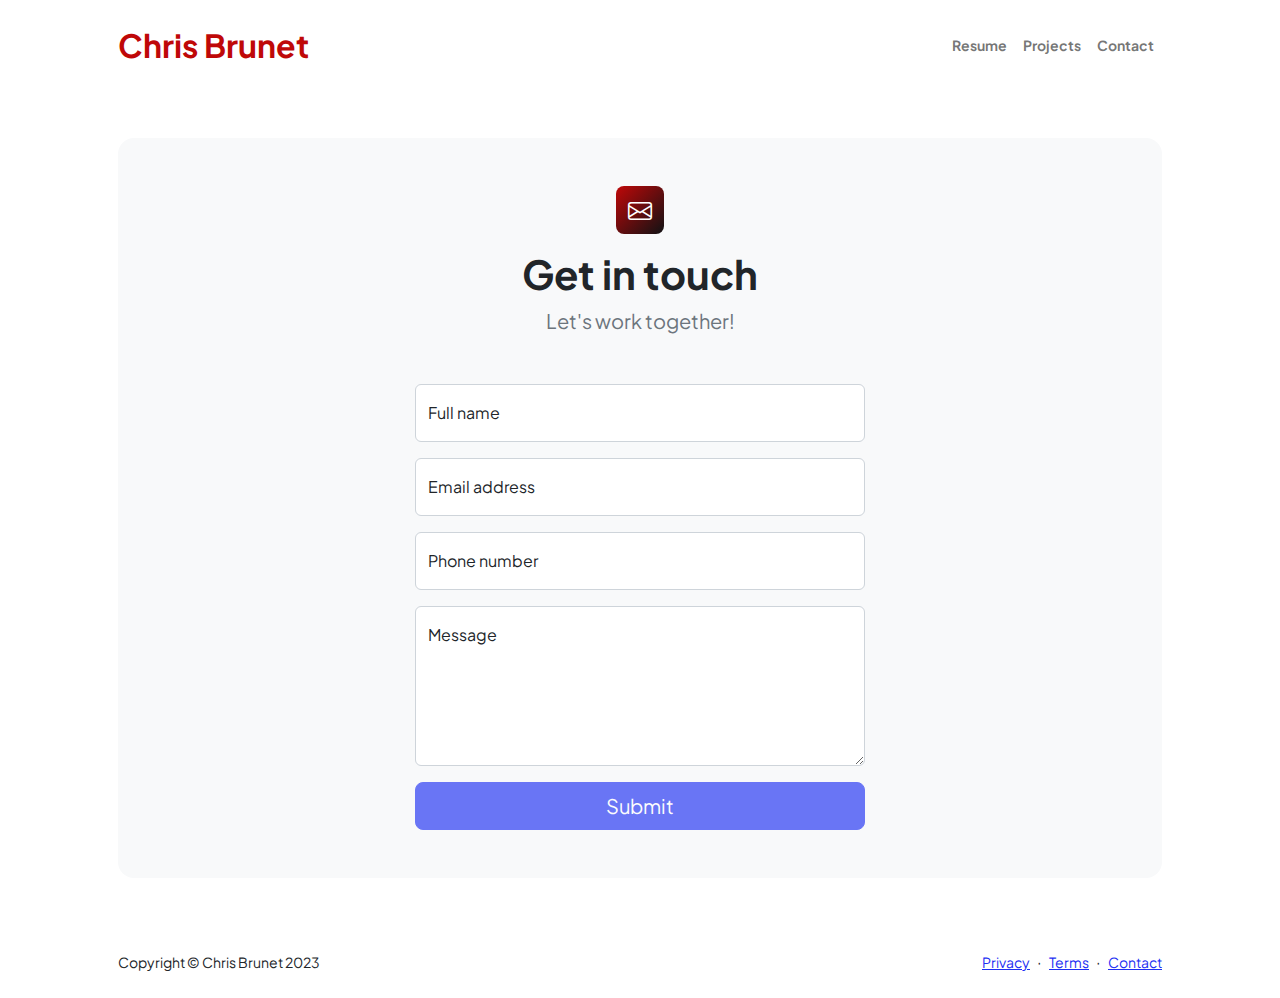
<file: contact.html>
<!DOCTYPE html>
<html lang="en">
    <head>
        <meta charset="utf-8" />
        <meta name="viewport" content="width=device-width, initial-scale=1, shrink-to-fit=no" />
        <meta name="description" content />
        <meta name="author" content />
        <title>Contact Chris Brunet</title>
        <!-- Favicon-->
        <link rel="icon" type="image/x-icon" href="assets/favicon.ico" />
        <!-- Custom Google font-->
        <link rel="preconnect" href="https://fonts.googleapis.com" />
        <link rel="preconnect" href="https://fonts.gstatic.com" crossorigin />
        <link href="https://fonts.googleapis.com/css2?family=Plus+Jakarta+Sans:wght@100;200;300;400;500;600;700;800;900&amp;display=swap" rel="stylesheet" />
        <!-- Bootstrap icons-->
        <link href="https://cdn.jsdelivr.net/npm/bootstrap-icons@1.8.1/font/bootstrap-icons.css" rel="stylesheet" />
        <!-- Core theme CSS (includes Bootstrap)-->
        <link href="css/styles.css" rel="stylesheet" />
    </head>
    <body class="d-flex flex-column">
        <main class="flex-shrink-0">
            <!-- Navigation-->
            <nav class="navbar navbar-expand-lg navbar-light bg-white py-3">
                <div class="container px-5">
                    <a class="navbar-brand" href="index.html"><span class="fw-bolder text-primary">Chris Brunet</span></a>
                    <button class="navbar-toggler" type="button" data-bs-toggle="collapse" data-bs-target="#navbarSupportedContent" aria-controls="navbarSupportedContent" aria-expanded="false" aria-label="Toggle navigation"><span class="navbar-toggler-icon"></span></button>
                    <div class="collapse navbar-collapse" id="navbarSupportedContent">
                        <ul class="navbar-nav ms-auto mb-2 mb-lg-0 small fw-bolder">
                            <li class="nav-item"><a class="nav-link" href="resume.html">Resume</a></li>
                            <li class="nav-item"><a class="nav-link" href="projects.html">Projects</a></li>
                            <li class="nav-item"><a class="nav-link" href="contact.html">Contact</a></li>
                        </ul>
                    </div>
                </div>
            </nav>
            <!-- Page content-->
            <section class="py-5">
                <div class="container px-5">
                    <!-- Contact form-->
                    <div class="bg-light rounded-4 py-5 px-4 px-md-5">
                        <div class="text-center mb-5">
                            <div class="feature bg-primary bg-gradient-primary-to-secondary text-white rounded-3 mb-3"><i class="bi bi-envelope"></i></div>
                            <h1 class="fw-bolder">Get in touch</h1>
                            <p class="lead fw-normal text-muted mb-0">Let's work together!</p>
                        </div>
                        <div class="row gx-5 justify-content-center">
                            <div class="col-lg-8 col-xl-6">
                                <!-- * * * * * * * * * * * * * * *-->
                                <!-- * * SB Forms Contact Form * *-->
                                <!-- * * * * * * * * * * * * * * *-->
                                <!-- This form is pre-integrated with SB Forms.-->
                                <!-- To make this form functional, sign up at-->
                                <!-- https://startbootstrap.com/solution/contact-forms-->
                                <!-- to get an API token!-->
                                <form id="contactForm" data-sb-form-api-token="API_TOKEN">
                                    <!-- Name input-->
                                    <div class="form-floating mb-3">
                                        <input class="form-control" id="name" type="text" placeholder="Enter your name..." data-sb-validations="required" />
                                        <label for="name">Full name</label>
                                        <div class="invalid-feedback" data-sb-feedback="name:required">A name is required.</div>
                                    </div>
                                    <!-- Email address input-->
                                    <div class="form-floating mb-3">
                                        <input class="form-control" id="email" type="email" placeholder="name@example.com" data-sb-validations="required,email" />
                                        <label for="email">Email address</label>
                                        <div class="invalid-feedback" data-sb-feedback="email:required">An email is required.</div>
                                        <div class="invalid-feedback" data-sb-feedback="email:email">Email is not valid.</div>
                                    </div>
                                    <!-- Phone number input-->
                                    <div class="form-floating mb-3">
                                        <input class="form-control" id="phone" type="tel" placeholder="(123) 456-7890" data-sb-validations="required" />
                                        <label for="phone">Phone number</label>
                                        <div class="invalid-feedback" data-sb-feedback="phone:required">A phone number is required.</div>
                                    </div>
                                    <!-- Message input-->
                                    <div class="form-floating mb-3">
                                        <textarea class="form-control" id="message" type="text" placeholder="Enter your message here..." style="height: 10rem" data-sb-validations="required"></textarea>
                                        <label for="message">Message</label>
                                        <div class="invalid-feedback" data-sb-feedback="message:required">A message is required.</div>
                                    </div>
                                    <!-- Submit success message-->
                                    <!---->
                                    <!-- This is what your users will see when the form-->
                                    <!-- has successfully submitted-->
                                    <div class="d-none" id="submitSuccessMessage">
                                        <div class="text-center mb-3">
                                            <div class="fw-bolder">Form submission successful!</div>
                                            To activate this form, sign up at
                                            <br />
                                            <a href="https://startbootstrap.com/solution/contact-forms">https://startbootstrap.com/solution/contact-forms</a>
                                        </div>
                                    </div>
                                    <!-- Submit error message-->
                                    <!---->
                                    <!-- This is what your users will see when there is-->
                                    <!-- an error submitting the form-->
                                    <div class="d-none" id="submitErrorMessage"><div class="text-center text-danger mb-3">Error sending message!</div></div>
                                    <!-- Submit Button-->
                                    <div class="d-grid"><button class="btn btn-primary btn-lg disabled" id="submitButton" type="submit">Submit</button></div>
                                </form>
                            </div>
                        </div>
                    </div>
                </div>
            </section>
        </main>
        <!-- Footer-->
        <footer class="bg-white py-4 mt-auto">
            <div class="container px-5">
                <div class="row align-items-center justify-content-between flex-column flex-sm-row">
                    <div class="col-auto"><div class="small m-0">Copyright &copy; Chris Brunet 2023</div></div>
                    <div class="col-auto">
                        <a class="small" href="#!">Privacy</a>
                        <span class="mx-1">&middot;</span>
                        <a class="small" href="#!">Terms</a>
                        <span class="mx-1">&middot;</span>
                        <a class="small" href="#!">Contact</a>
                    </div>
                </div>
            </div>
        </footer>
        <!-- Bootstrap core JS-->
        <script src="https://cdn.jsdelivr.net/npm/bootstrap@5.2.3/dist/js/bootstrap.bundle.min.js"></script>
        <!-- Core theme JS-->
        <script src="js/scripts.js"></script>
        <!-- * * * * * * * * * * * * * * * * * * * * * * * * * * * * * * * * * * * * * * * *-->
        <!-- * *                               SB Forms JS                               * *-->
        <!-- * * Activate your form at https://startbootstrap.com/solution/contact-forms * *-->
        <!-- * * * * * * * * * * * * * * * * * * * * * * * * * * * * * * * * * * * * * * * *-->
        <script src="https://cdn.startbootstrap.com/sb-forms-latest.js"></script>
    </body>
</html>
</file>
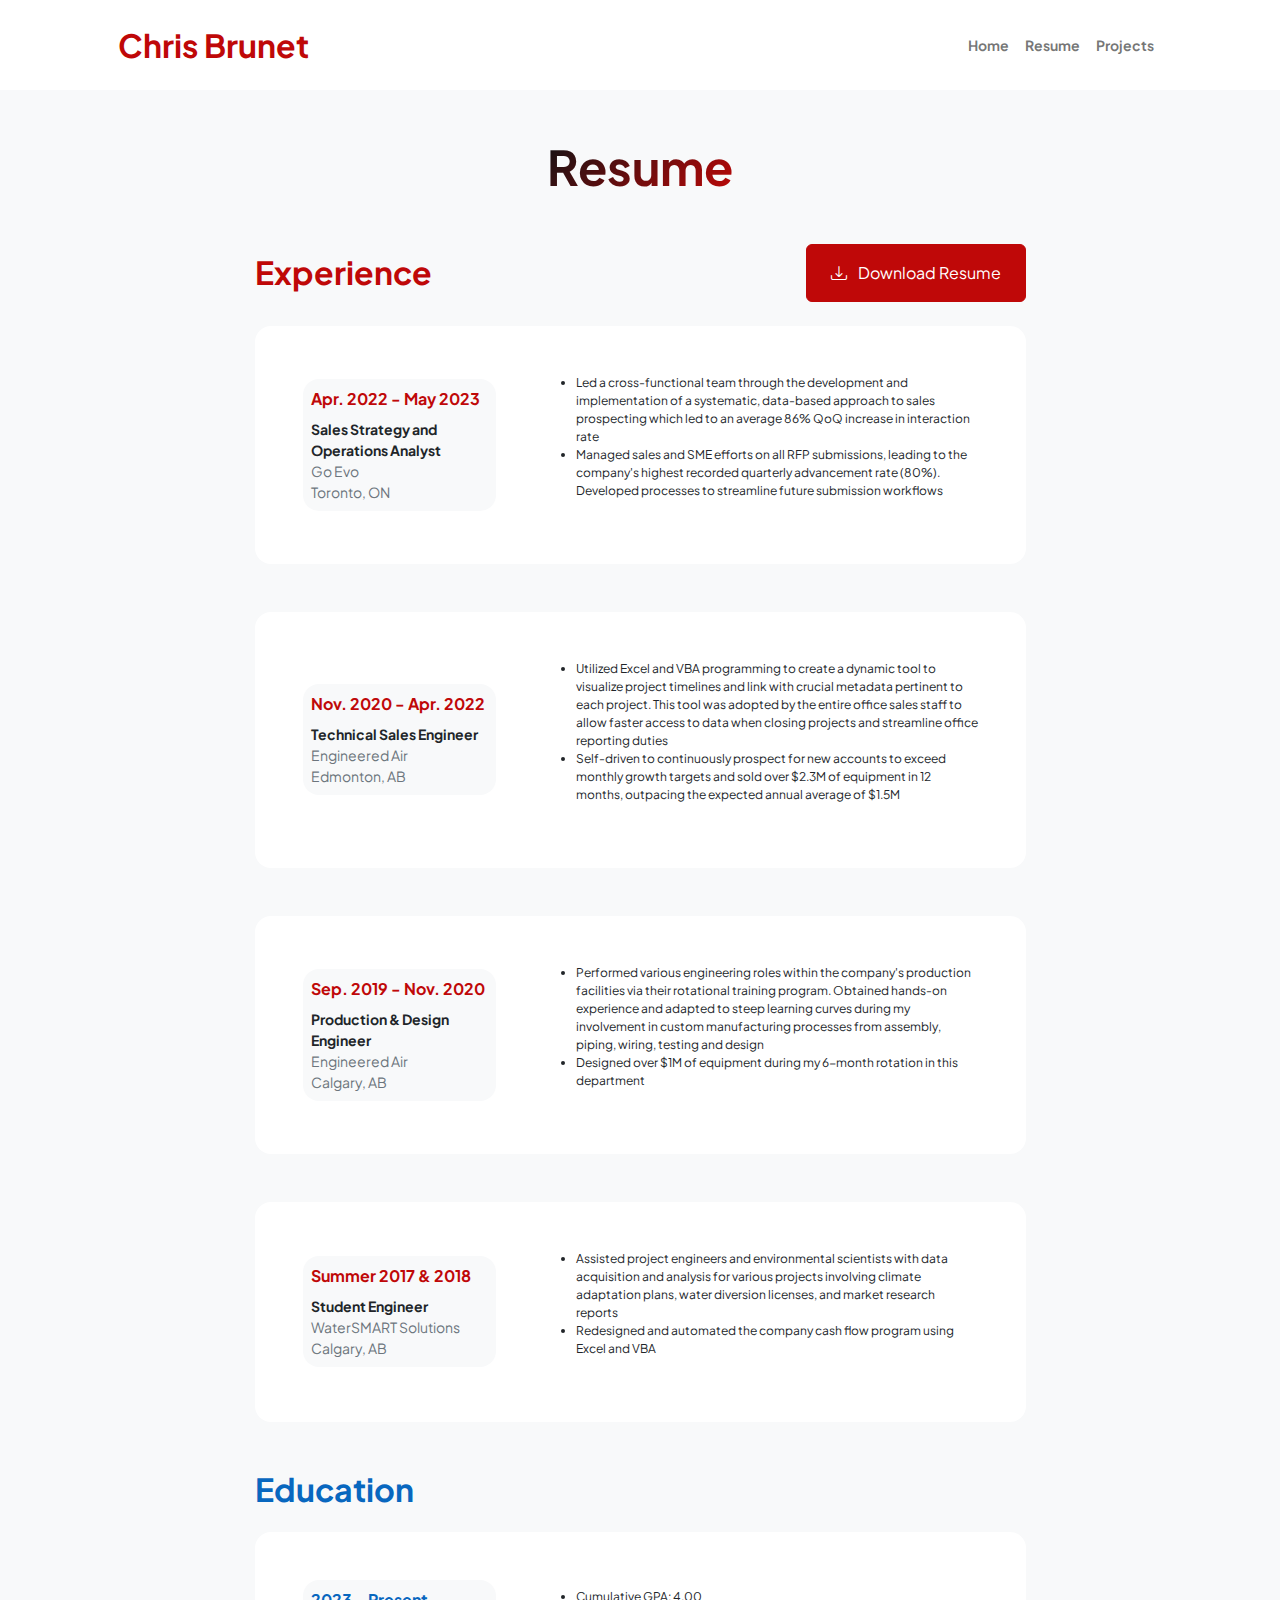
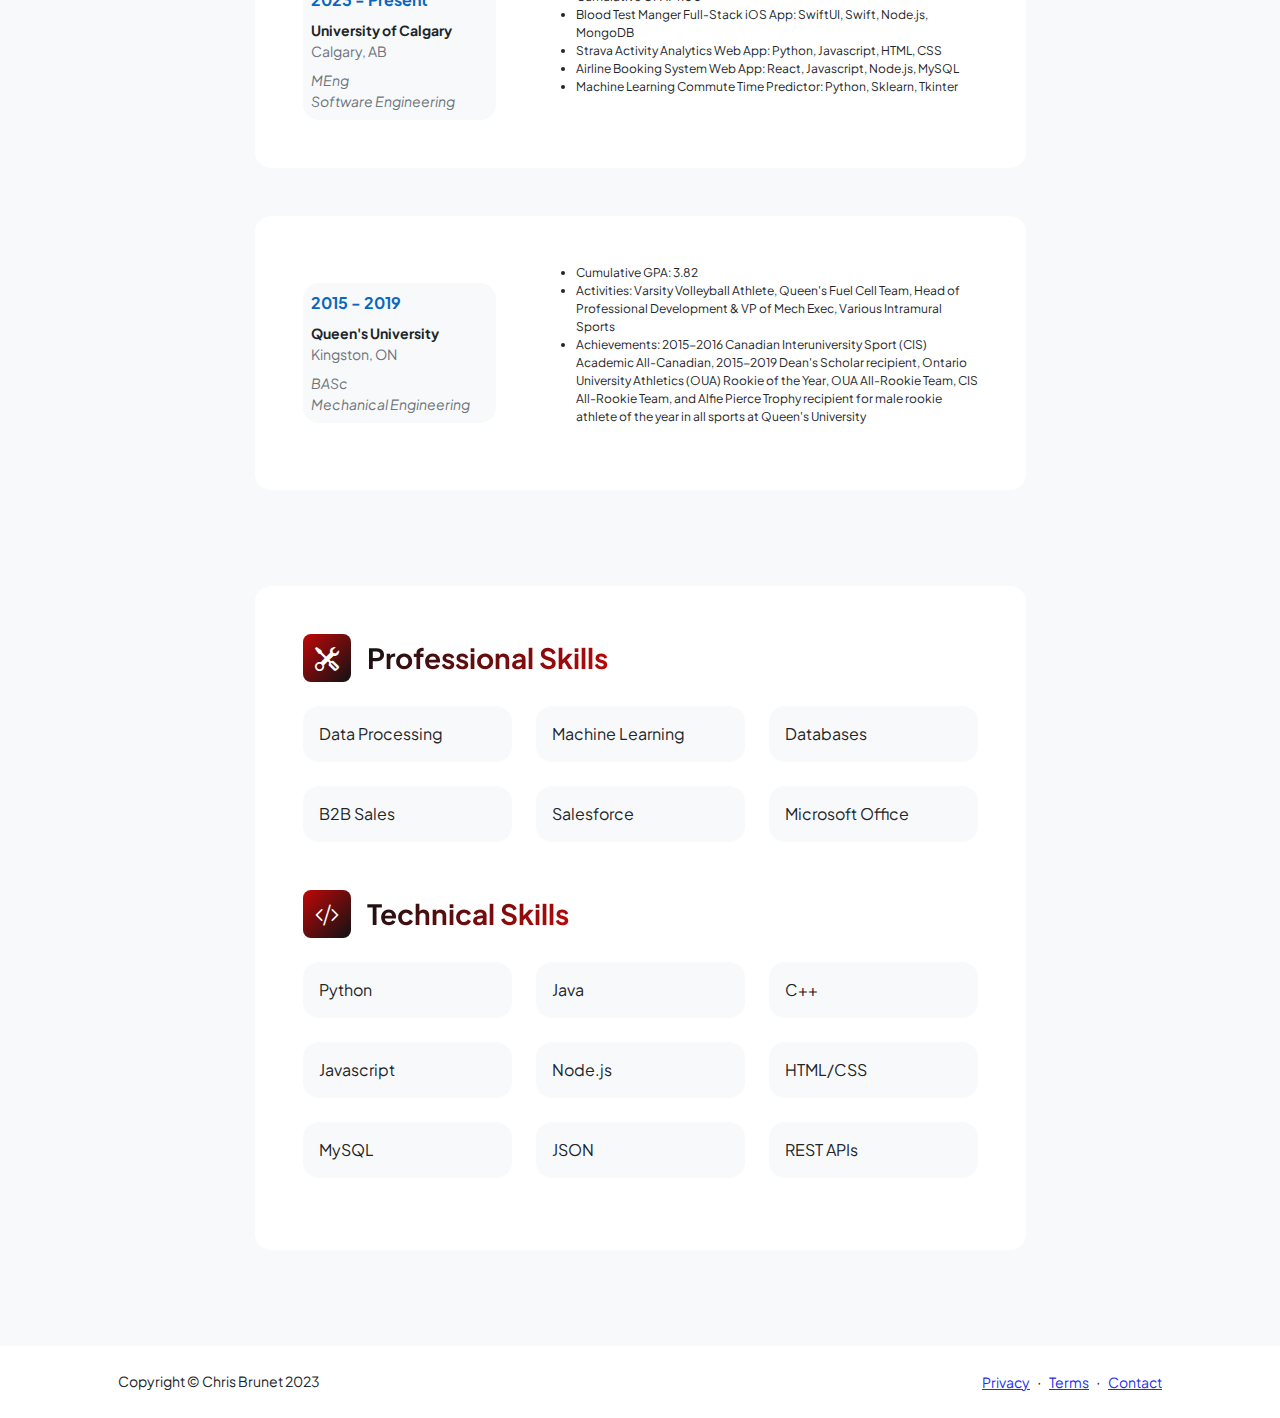
<file: resume.html>
<!DOCTYPE html>
<html lang="en">
    <head>
        <meta charset="utf-8" />
        <meta name="viewport" content="width=device-width, initial-scale=1, shrink-to-fit=no" />
        <meta name="description" content="" />
        <meta name="author" content="" />
        <title>Chris Brunet's Resume</title>
        <!-- Favicon-->
        <link rel="icon" type="image/x-icon" href="assets/favicon.ico" />
        <!-- Custom Google font-->
        <link rel="preconnect" href="https://fonts.googleapis.com" />
        <link rel="preconnect" href="https://fonts.gstatic.com" crossorigin />
        <link href="https://fonts.googleapis.com/css2?family=Plus+Jakarta+Sans:wght@100;200;300;400;500;600;700;800;900&amp;display=swap" rel="stylesheet" />
        <!-- Bootstrap icons-->
        <link href="https://cdn.jsdelivr.net/npm/bootstrap-icons@1.8.1/font/bootstrap-icons.css" rel="stylesheet" />
        <!-- Core theme CSS (includes Bootstrap)-->
        <link href="css/styles.css" rel="stylesheet" />
    </head>
    <body class="d-flex flex-column h-100 bg-light">
        <main class="flex-shrink-0">
            <!-- Navigation-->
            <nav class="navbar navbar-expand-lg navbar-light bg-white py-3">
                <div class="container px-5">
                    <a class="navbar-brand" href="index.html"><span class="fw-bolder text-primary">Chris Brunet</span></a>
                    <button class="navbar-toggler" type="button" data-bs-toggle="collapse" data-bs-target="#navbarSupportedContent" aria-controls="navbarSupportedContent" aria-expanded="false" aria-label="Toggle navigation"><span class="navbar-toggler-icon"></span></button>
                    <div class="collapse navbar-collapse" id="navbarSupportedContent">
                        <ul class="navbar-nav ms-auto mb-2 mb-lg-0 small fw-bolder">
                            <li class="nav-item"><a class="nav-link" href="index.html">Home</a></li>
                            <li class="nav-item"><a class="nav-link" href="resume.html">Resume</a></li>
                            <li class="nav-item"><a class="nav-link" href="projects.html">Projects</a></li>
                        </ul>
                    </div>
                </div>
            </nav>
            <!-- Page Content-->
            <div class="container px-5 my-5">
                <div class="text-center mb-5">
                    <h1 class="display-5 fw-bolder mb-0"><span class="text-gradient d-inline">Resume</span></h1>
                </div>
                <div class="row gx-5 justify-content-center">
                    <div class="col-lg-11 col-xl-9 col-xxl-8">
                        <!-- Experience Section-->
                        <section>
                            <div class="d-flex align-items-center justify-content-between mb-4">
                                <h2 class="text-primary fw-bolder mb-0">Experience</h2>
                                <!-- Download resume button-->
                                <a class="btn btn-primary px-4 py-3" href="assets/chris_brunet_resume.pdf" target="_blank">
                                    <div class="d-inline-block bi bi-download me-2"></div>
                                    Download Resume
                                </a>
                            </div>
                            <!-- Experience Card 1-->
                            <div class="card border-0 rounded-4 mb-5">
                                <div class="card-body p-5">
                                    <div class="row align-items-center gx-5">
                                        <div class="col text-center text-lg-start mb-4 mb-lg-0">
                                            <div class="bg-light p-2 rounded-4">
                                                <div class="text-primary fw-bolder mb-2">Apr. 2022 - May 2023</div>
                                                <div class="small fw-bolder">Sales Strategy and Operations Analyst</div>
                                                <div class="small text-muted">Go Evo</div>
                                                <div class="small text-muted">Toronto, ON</div>
                                            </div>
                                        </div>
                                        <div class="col-lg-8"><div><ul>
                                            <li>Led a cross-functional team through the development and implementation of a systematic, data-based approach to sales prospecting which led to an average 86% QoQ increase in interaction rate</li>
                                            <li>Managed sales and SME efforts on all RFP submissions, leading to the company's highest recorded quarterly advancement rate (80%). Developed processes to streamline future submission workflows</li>
                                          </ul></div></div>
                                    </div>
                                </div>
                            </div>
                             <!-- Experience Card 2-->
                             <div class="card border-0 rounded-4 mb-5">
                                <div class="card-body p-5">
                                    <div class="row align-items-center gx-5">
                                        <div class="col text-center text-lg-start mb-4 mb-lg-0">
                                            <div class="bg-light p-2 rounded-4">
                                                <div class="text-primary fw-bolder mb-2">Nov. 2020 - Apr. 2022</div>
                                                <div class="small fw-bolder">Technical Sales Engineer</div>
                                                <div class="small text-muted">Engineered Air</div>
                                                <div class="small text-muted">Edmonton, AB</div>
                                            </div>
                                        </div>
                                        <div class="col-lg-8"><div><ul>
                                            <li>Utilized Excel and VBA programming to create a dynamic tool to visualize project timelines and link with crucial metadata pertinent to each project. This tool was adopted by the entire office sales staff to allow faster access to data when closing projects and streamline office reporting duties</li>
                                            <li>Self-driven to continuously prospect for new accounts to exceed monthly growth targets and sold over $2.3M of equipment in 12 months, outpacing the expected annual average of $1.5M</li>
                                          </ul></div></div>
                                    </div>
                                </div>
                            </div>
                             <!-- Experience Card 3-->
                             <div class="card border-0 rounded-4 mb-5">
                                <div class="card-body p-5">
                                    <div class="row align-items-center gx-5">
                                        <div class="col text-center text-lg-start mb-4 mb-lg-0">
                                            <div class="bg-light p-2 rounded-4">
                                                <div class="text-primary fw-bolder mb-2">Sep. 2019 - Nov. 2020</div>
                                                <div class="small fw-bolder">Production & Design Engineer</div>
                                                <div class="small text-muted">Engineered Air</div>
                                                <div class="small text-muted">Calgary, AB</div>
                                            </div>
                                        </div>
                                        <div class="col-lg-8"><div><ul>
                                            <li>Performed various engineering roles within the company's production facilities via their rotational training program. Obtained hands-on experience and adapted to steep learning curves during my involvement in custom manufacturing processes from assembly, piping, wiring, testing and design</li>
                                            <li>Designed over $1M of equipment during my 6-month rotation in this department</li>
                                          </ul></div></div>
                                    </div>
                                </div>
                            </div>
                            <!-- Experience Card 4-->
                            <div class="card border-0 rounded-4 mb-5">
                                <div class="card-body p-5">
                                    <div class="row align-items-center gx-5">
                                        <div class="col text-center text-lg-start mb-4 mb-lg-0">
                                            <div class="bg-light p-2 rounded-4">
                                                <div class="text-primary fw-bolder mb-2">Summer 2017 & 2018</div>
                                                <div class="small fw-bolder">Student Engineer</div>
                                                <div class="small text-muted">WaterSMART Solutions</div>
                                                <div class="small text-muted">Calgary, AB</div>
                                            </div>
                                        </div>
                                        <div class="col-lg-8"><div><ul>
                                            <li>Assisted project engineers and environmental scientists with data acquisition and analysis for various projects involving climate adaptation plans, water diversion licenses, and market research reports</li>
                                            <li>Redesigned and automated the company cash flow program using Excel and VBA</li>
                                          </ul></div></div>
                                    </div>
                                </div>
                            </div>
                        </section>
                        <!-- Education Section-->
                        <section>
                            <h2 class="text-secondary fw-bolder mb-4">Education</h2>
                            <!-- Education Card 1-->
                            <div class="card border-0 rounded-4 mb-5">
                                <div class="card-body p-5">
                                    <div class="row align-items-center gx-5">
                                        <div class="col text-center text-lg-start mb-4 mb-lg-0">
                                            <div class="bg-light p-2 rounded-4">
                                                <div class="text-secondary fw-bolder mb-2">2023 - Present</div>
                                                <div class="mb-2">
                                                    <div class="small fw-bolder">University of Calgary</div>
                                                    <div class="small text-muted">Calgary, AB</div>
                                                </div>
                                                <div class="fst-italic">
                                                    <div class="small text-muted">MEng</div>
                                                    <div class="small text-muted">Software Engineering</div>
                                                </div>
                                            </div>
                                        </div>
                                        <div class="col-lg-8"><div><ul>
                                            <li>Cumulative GPA: 4.00</li>
                                            <li>Blood Test Manger Full-Stack iOS App: SwiftUI, Swift, Node.js, MongoDB</li>
                                            <li>Strava Activity Analytics Web App: Python, Javascript, HTML, CSS</li>
                                            <li>Airline Booking System Web App: React, Javascript, Node.js, MySQL</li>
                                            <li>Machine Learning Commute Time Predictor: Python, Sklearn, Tkinter</li>
                                          </ul></div></div>
                                    </div>
                                </div>
                            </div>
                            <!-- Education Card 2-->
                            <div class="card border-0 rounded-4 mb-5">
                                <div class="card-body p-5">
                                    <div class="row align-items-center gx-5">
                                        <div class="col text-center text-lg-start mb-4 mb-lg-0">
                                            <div class="bg-light p-2 rounded-4">
                                                <div class="text-secondary fw-bolder mb-2">2015 - 2019</div>
                                                <div class="mb-2">
                                                    <div class="small fw-bolder">Queen's University</div>
                                                    <div class="small text-muted">Kingston, ON</div>
                                                </div>
                                                <div class="fst-italic">
                                                    <div class="small text-muted">BASc</div>
                                                    <div class="small text-muted">Mechanical Engineering</div>
                                                </div>
                                            </div>
                                        </div>
                                        <div class="col-lg-8"><div><ul>
                                            <li>Cumulative GPA: 3.82</li>
                                            <li>Activities: Varsity Volleyball Athlete, Queen's Fuel Cell Team, Head of Professional Development & VP of Mech Exec, Various Intramural Sports</li>
                                            <li>Achievements: 2015-2016 Canadian Interuniversity Sport (CIS) Academic All-Canadian, 2015-2019 Dean's Scholar recipient, Ontario University Athletics (OUA) Rookie of the Year, OUA All-Rookie Team, CIS All-Rookie Team, and Alfie Pierce Trophy recipient for male rookie athlete of the year in all sports at Queen's University</li>
                                          </ul></div></div>
                                    </div>
                                </div>
                            </div>
                        </section>
                        <!-- Divider-->
                        <div class="pb-5"></div>
                        <!-- Skills Section-->
                        <section>
                            <!-- Skillset Card-->
                            <div class="card border-0 rounded-4 mb-5">
                                <div class="card-body p-5">
                                    <!-- Professional skills list-->
                                    <div class="mb-5">
                                        <div class="d-flex align-items-center mb-4">
                                            <div class="feature bg-primary bg-gradient-primary-to-secondary text-white rounded-3 me-3"><i class="bi bi-tools"></i></div>
                                            <h3 class="fw-bolder mb-0"><span class="text-gradient d-inline">Professional Skills</span></h3>
                                        </div>
                                        <div class="row row-cols-1 row-cols-md-3 mb-4">
                                            <div class="col mb-4 mb-md-0"><div class="d-flex align-items-center bg-light rounded-4 p-3 h-100">Data Processing</div></div>
                                            <div class="col mb-4 mb-md-0"><div class="d-flex align-items-center bg-light rounded-4 p-3 h-100">Machine Learning</div></div>
                                            <div class="col"><div class="d-flex align-items-center bg-light rounded-4 p-3 h-100">Databases</div></div>
                                        </div>
                                        <div class="row row-cols-1 row-cols-md-3">
                                            <div class="col mb-4 mb-md-0"><div class="d-flex align-items-center bg-light rounded-4 p-3 h-100">B2B Sales</div></div>
                                            <div class="col mb-4 mb-md-0"><div class="d-flex align-items-center bg-light rounded-4 p-3 h-100">Salesforce</div></div>
                                            <div class="col"><div class="d-flex align-items-center bg-light rounded-4 p-3 h-100">Microsoft Office</div></div>
                                        </div>
                                    </div>
                                    <!-- Languages list-->
                                    <div class="mb-0">
                                        <div class="d-flex align-items-center mb-4">
                                            <div class="feature bg-primary bg-gradient-primary-to-secondary text-white rounded-3 me-3"><i class="bi bi-code-slash"></i></div>
                                            <h3 class="fw-bolder mb-0"><span class="text-gradient d-inline">Technical Skills</span></h3>
                                        </div>
                                        <div class="row row-cols-1 row-cols-md-3 mb-4">
                                            <div class="col mb-4 mb-md-0"><div class="d-flex align-items-center bg-light rounded-4 p-3 h-100">Python</div></div>
                                            <div class="col mb-4 mb-md-0"><div class="d-flex align-items-center bg-light rounded-4 p-3 h-100">Java</div></div>
                                            <div class="col"><div class="d-flex align-items-center bg-light rounded-4 p-3 h-100">C++</div></div>
                                        </div>
                                        <div class="row row-cols-1 row-cols-md-3 mb-4">
                                            <div class="col mb-4 mb-md-0"><div class="d-flex align-items-center bg-light rounded-4 p-3 h-100">Javascript</div></div>
                                            <div class="col mb-4 mb-md-0"><div class="d-flex align-items-center bg-light rounded-4 p-3 h-100">Node.js</div></div>
                                            <div class="col"><div class="d-flex align-items-center bg-light rounded-4 p-3 h-100">HTML/CSS</div></div>
                                        </div>
                                        <div class="row row-cols-1 row-cols-md-3 mb-4">
                                            <div class="col mb-4 mb-md-0"><div class="d-flex align-items-center bg-light rounded-4 p-3 h-100">MySQL</div></div>
                                            <div class="col mb-4 mb-md-0"><div class="d-flex align-items-center bg-light rounded-4 p-3 h-100">JSON</div></div>
                                            <div class="col"><div class="d-flex align-items-center bg-light rounded-4 p-3 h-100">REST APIs</div></div>
                                        </div>
                                    </div>
                                </div>
                            </div>
                        </section>
                    </div>
                </div>
            </div>
        </main>
        <!-- Footer-->
        <footer class="bg-white py-4 mt-auto">
            <div class="container px-5">
                <div class="row align-items-center justify-content-between flex-column flex-sm-row">
                    <div class="col-auto"><div class="small m-0">Copyright &copy; Chris Brunet 2023</div></div>
                    <div class="col-auto">
                        <a class="small" href="#!">Privacy</a>
                        <span class="mx-1">&middot;</span>
                        <a class="small" href="#!">Terms</a>
                        <span class="mx-1">&middot;</span>
                        <a class="small" href="#!">Contact</a>
                    </div>
                </div>
            </div>
        </footer>
        <!-- Bootstrap core JS-->
        <script src="https://cdn.jsdelivr.net/npm/bootstrap@5.2.3/dist/js/bootstrap.bundle.min.js"></script>
        <!-- Core theme JS-->
        <script src="js/scripts.js"></script>
    </body>
</html>
</file>
